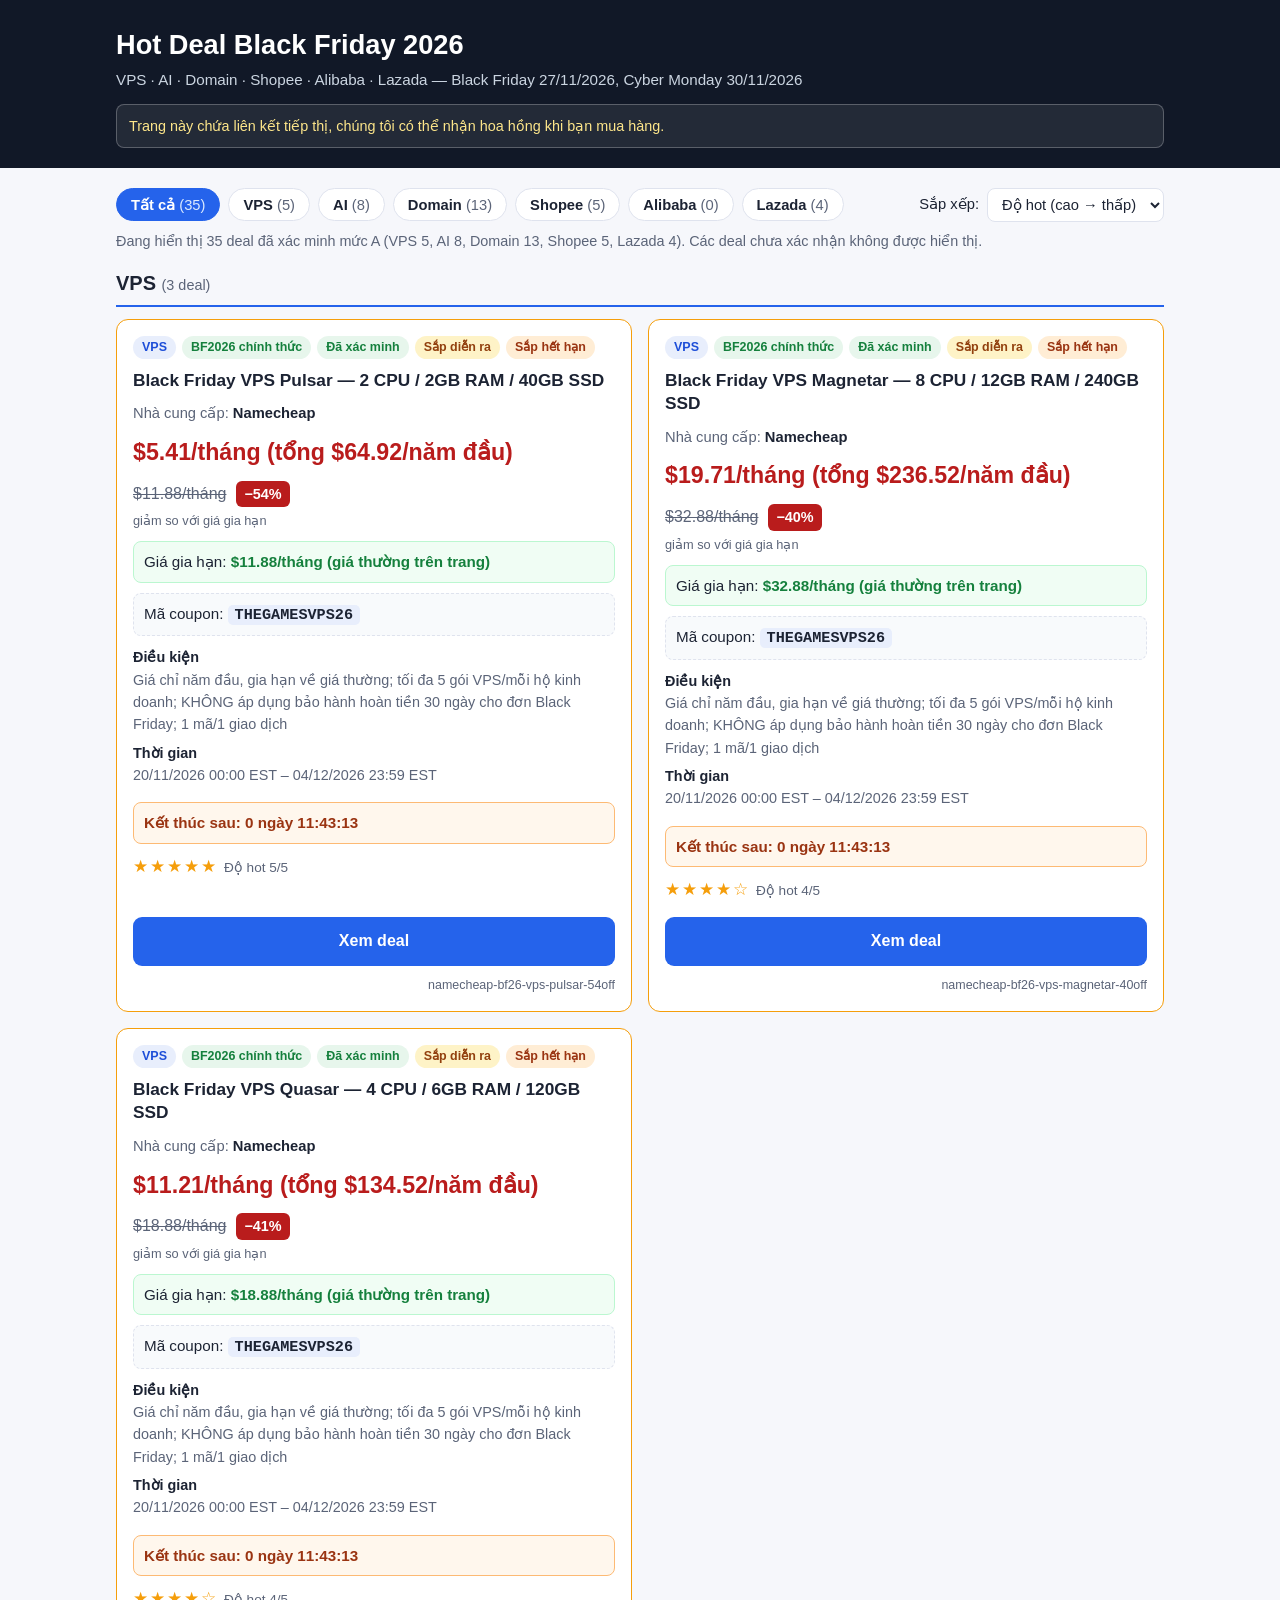
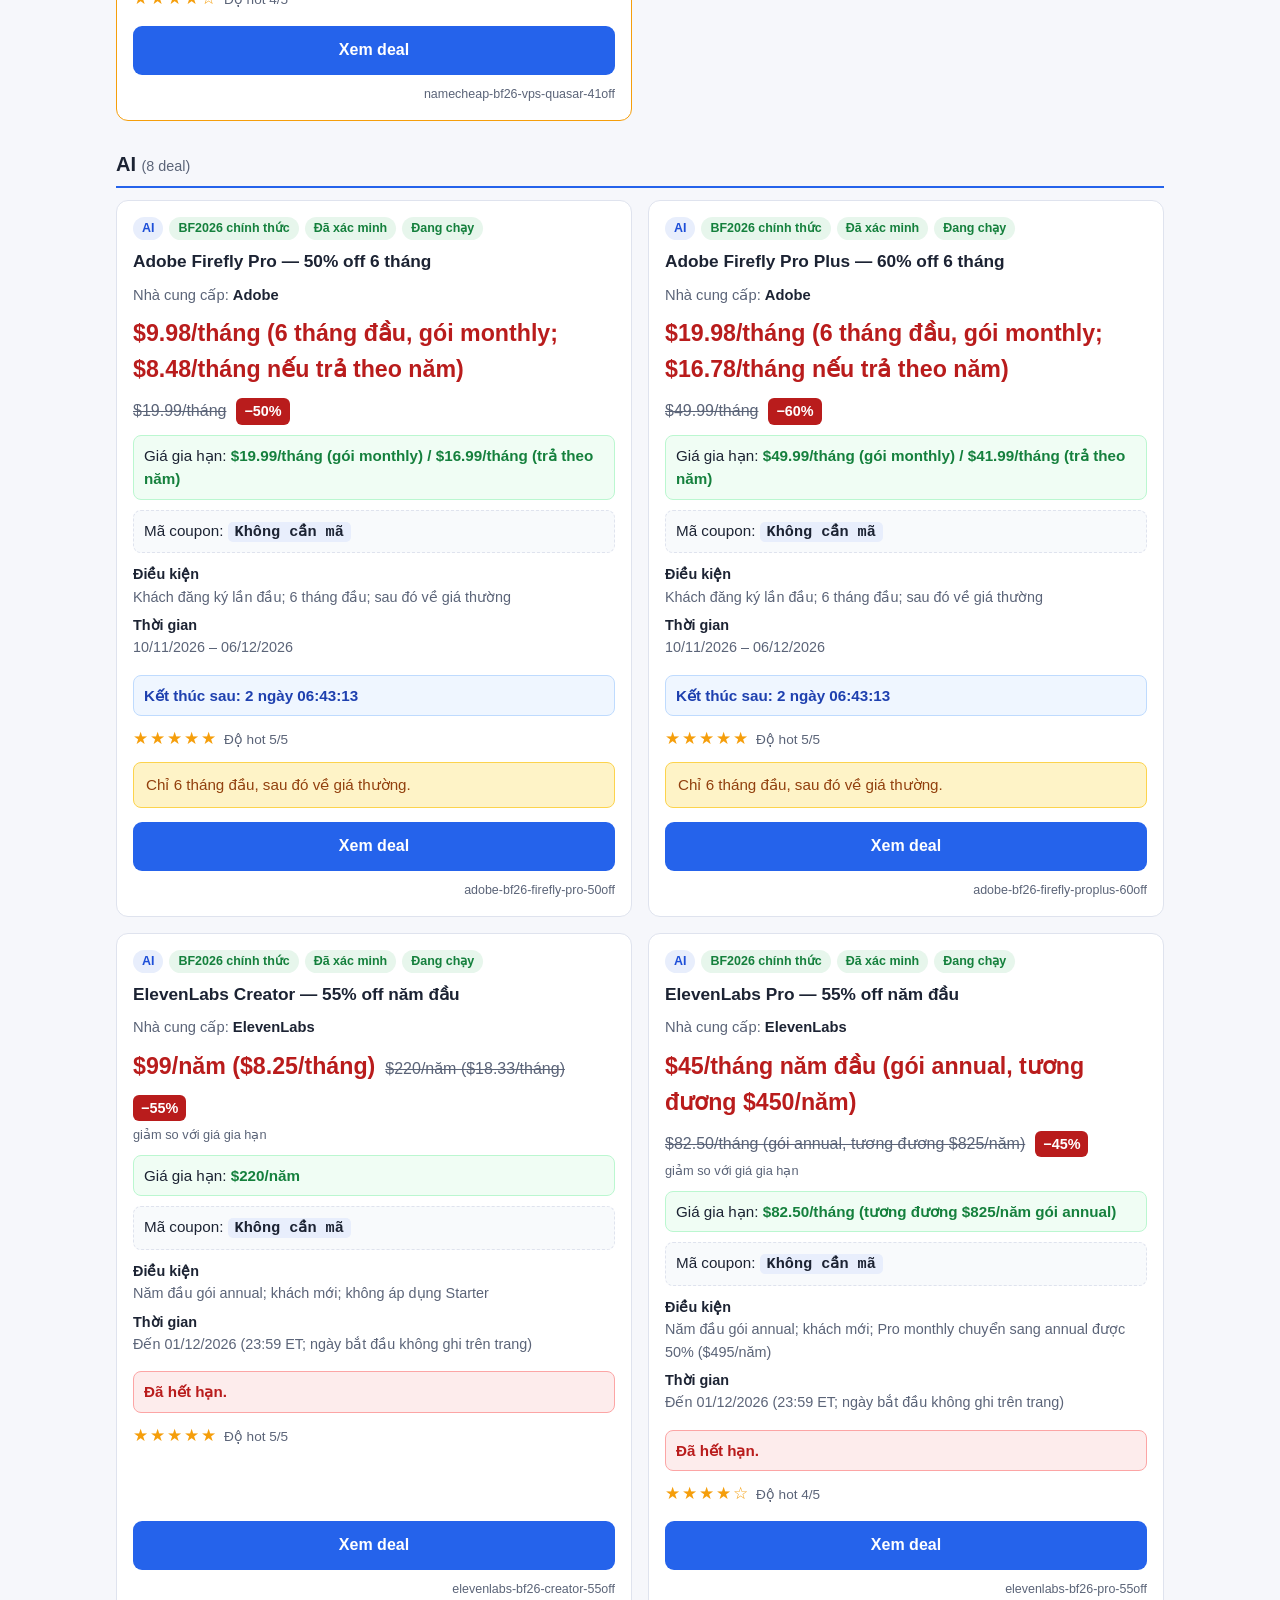
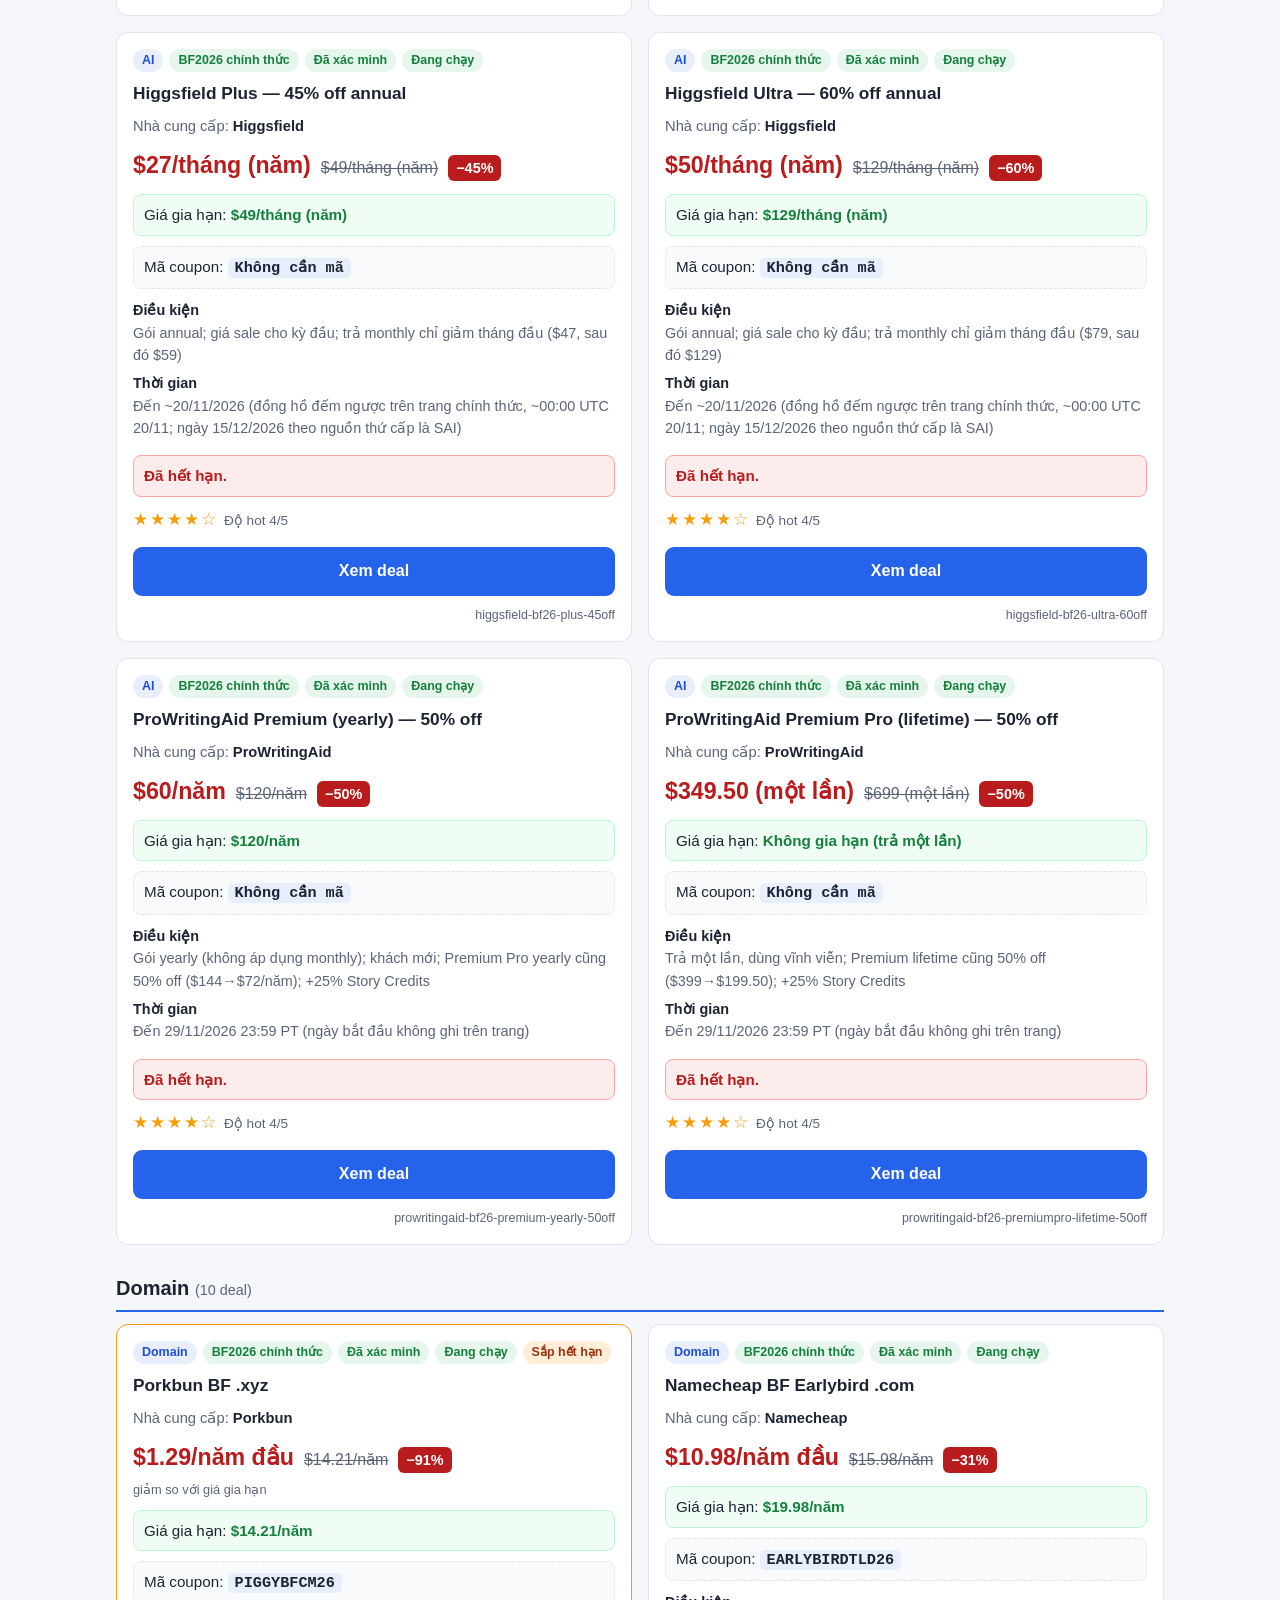
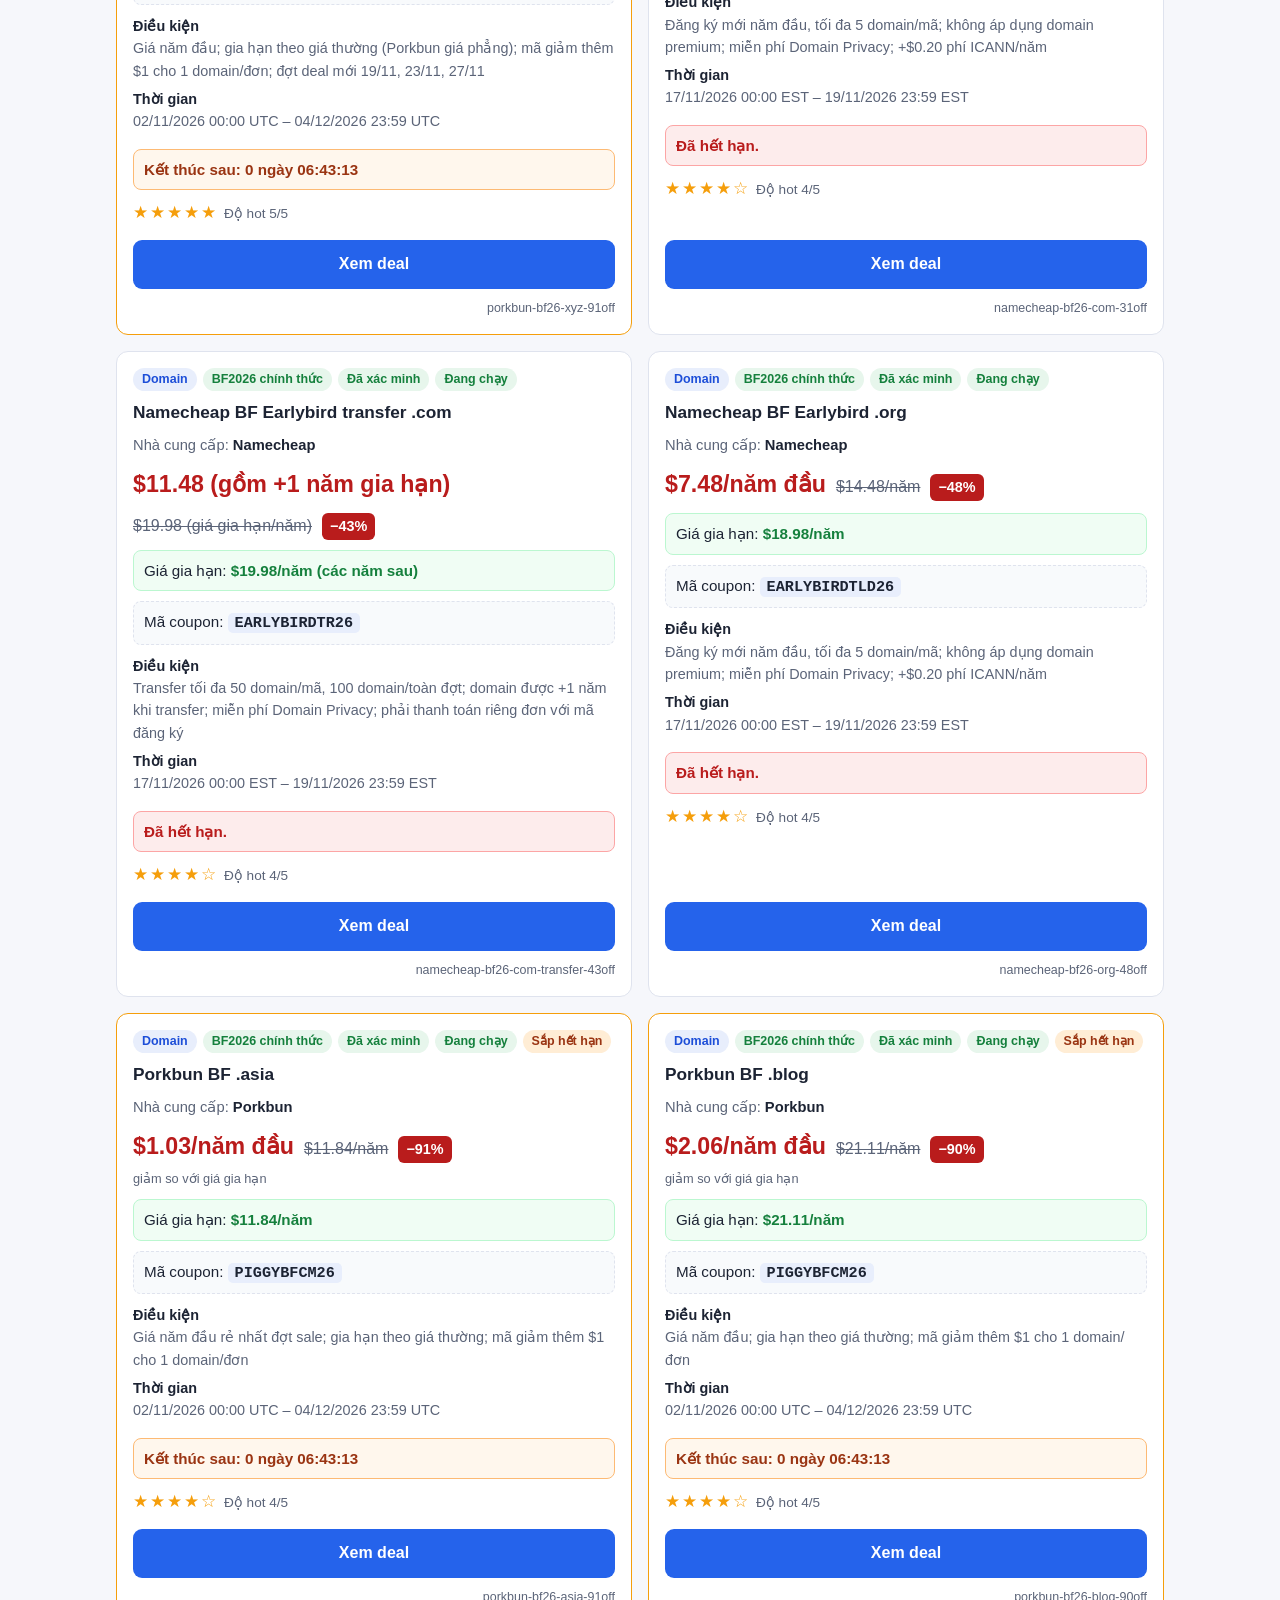
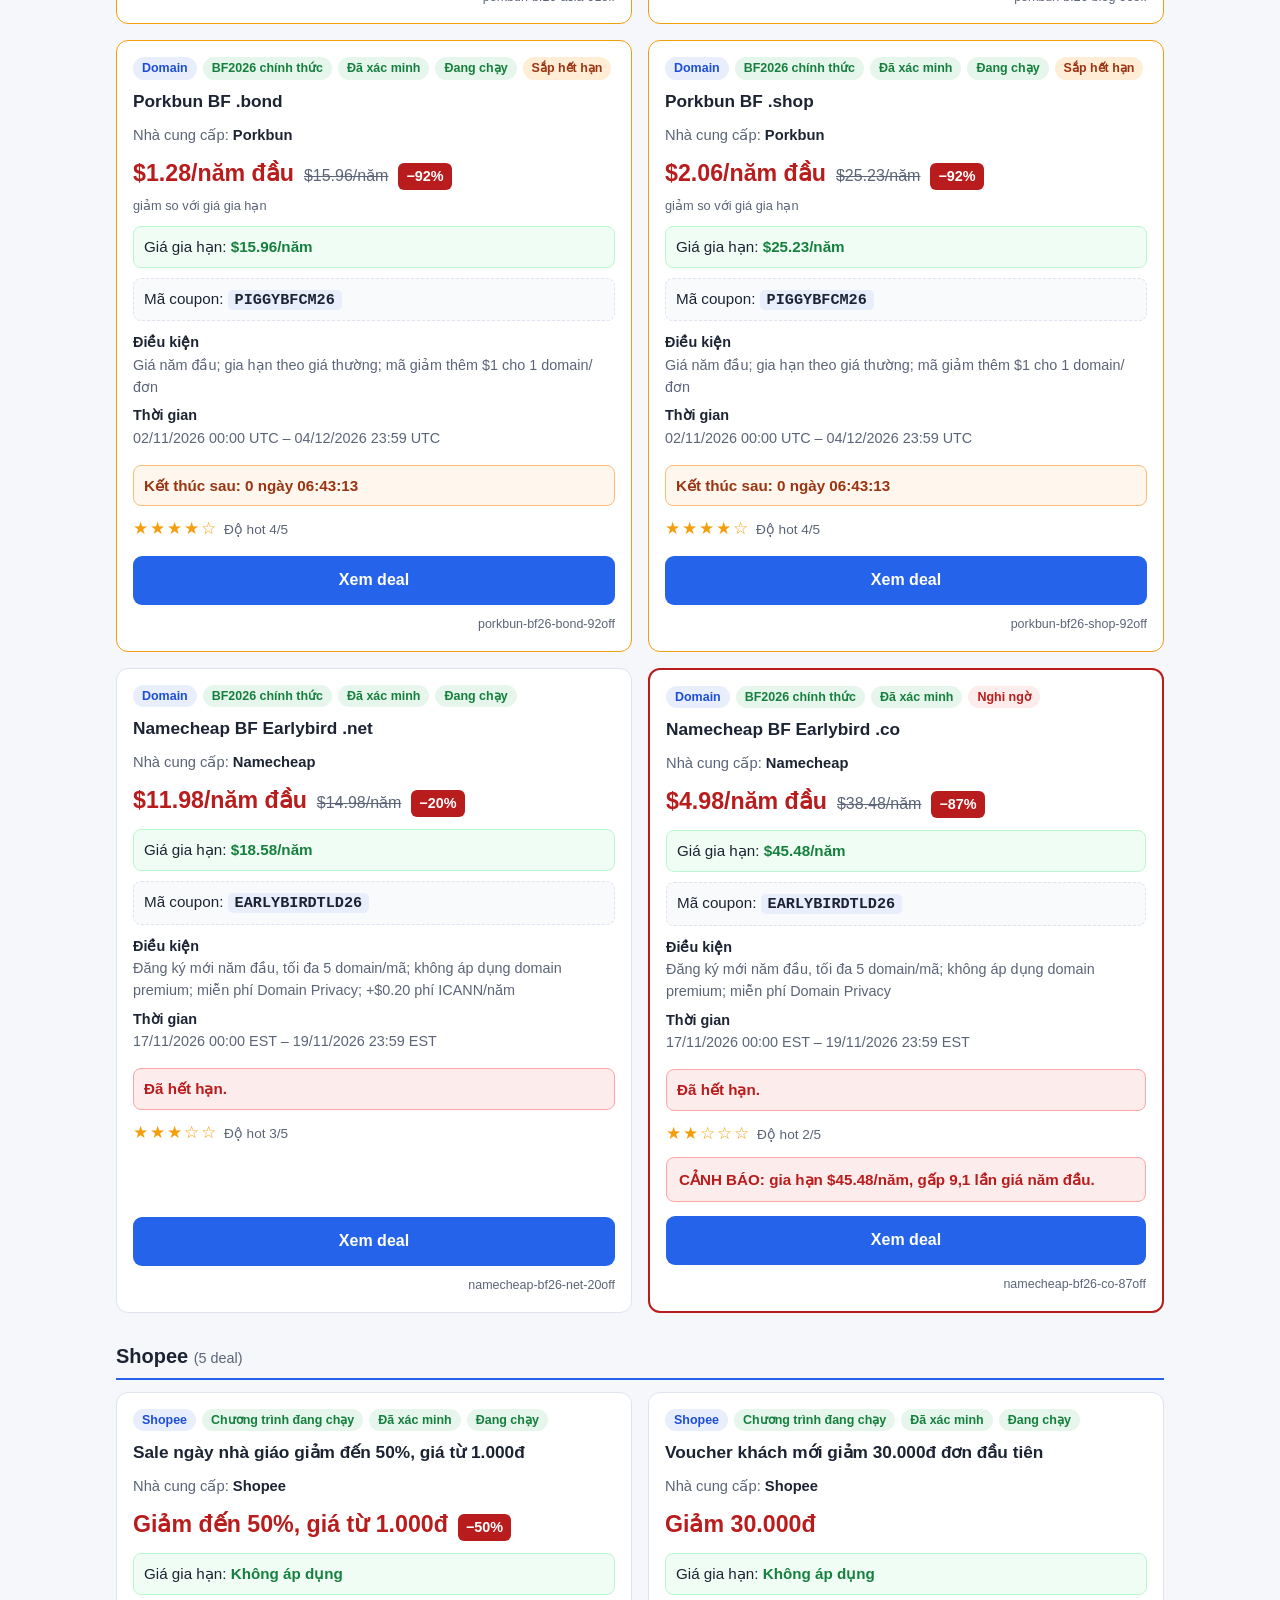
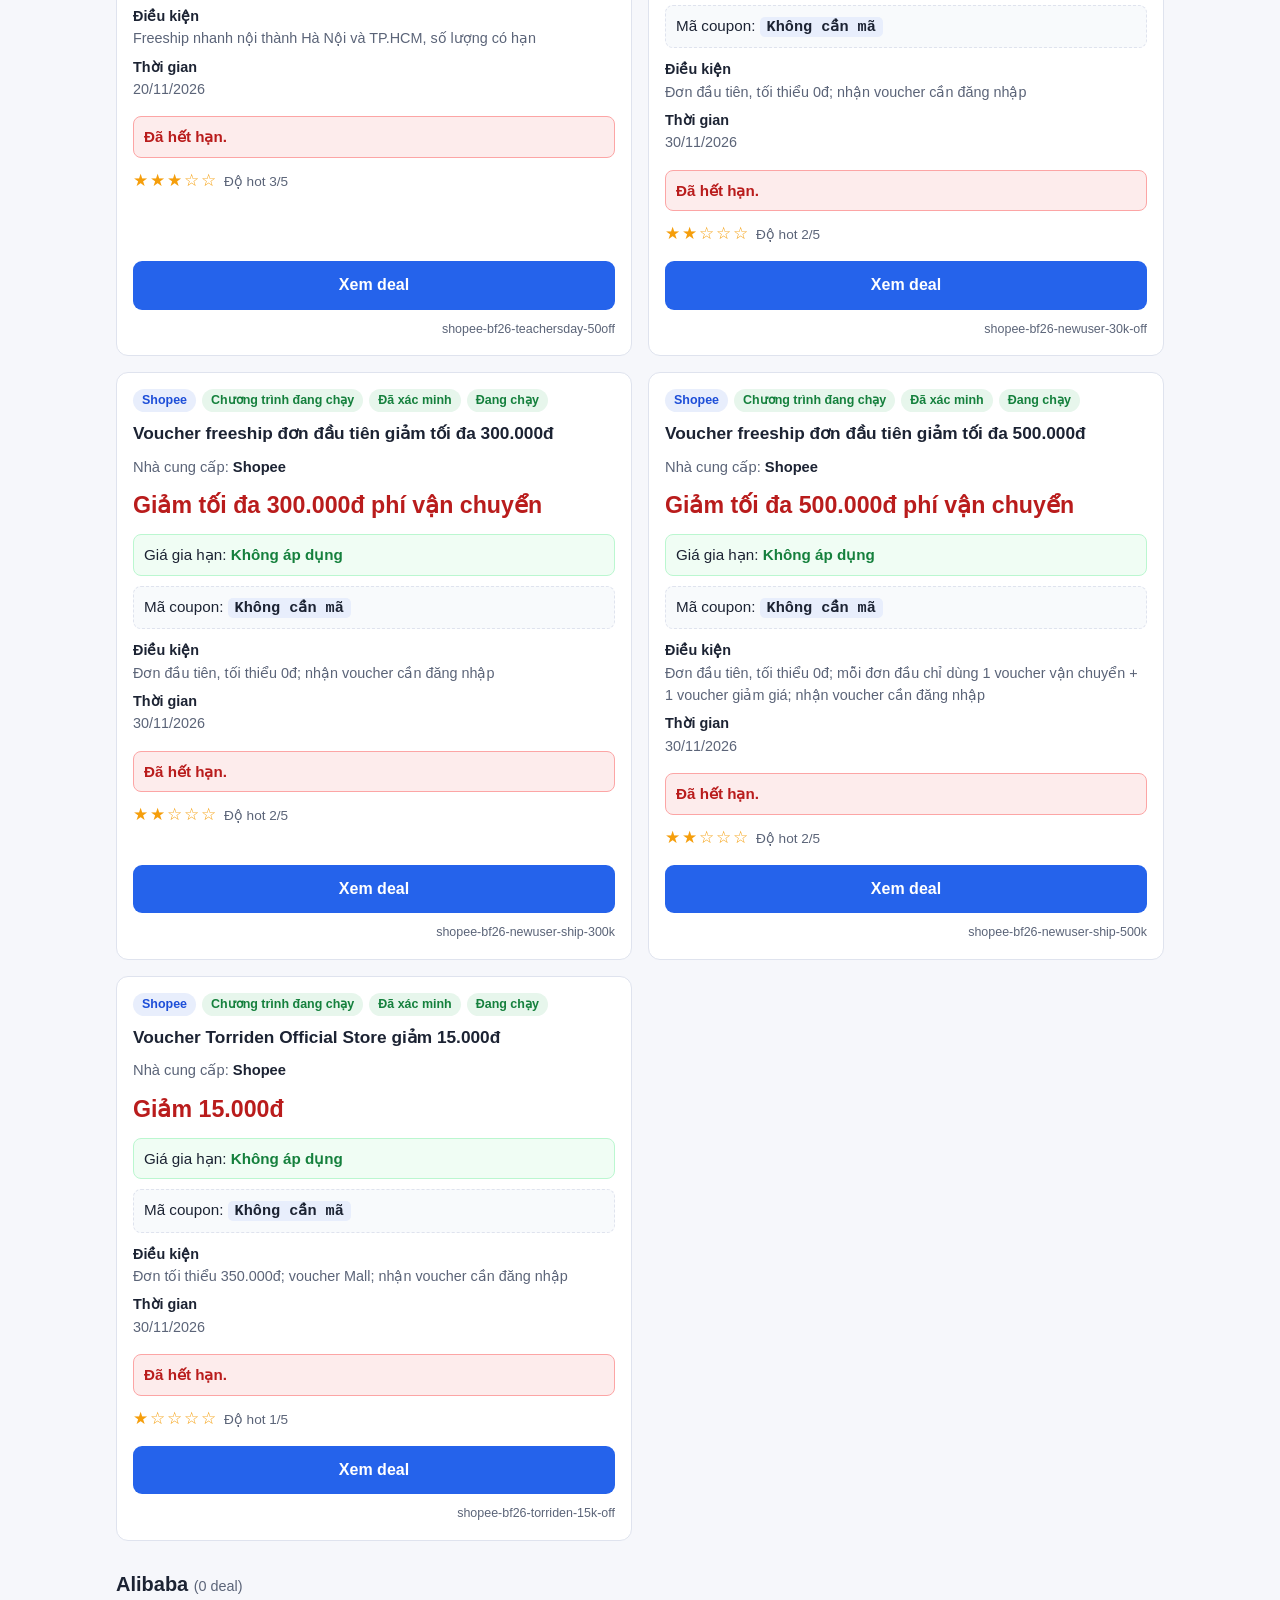
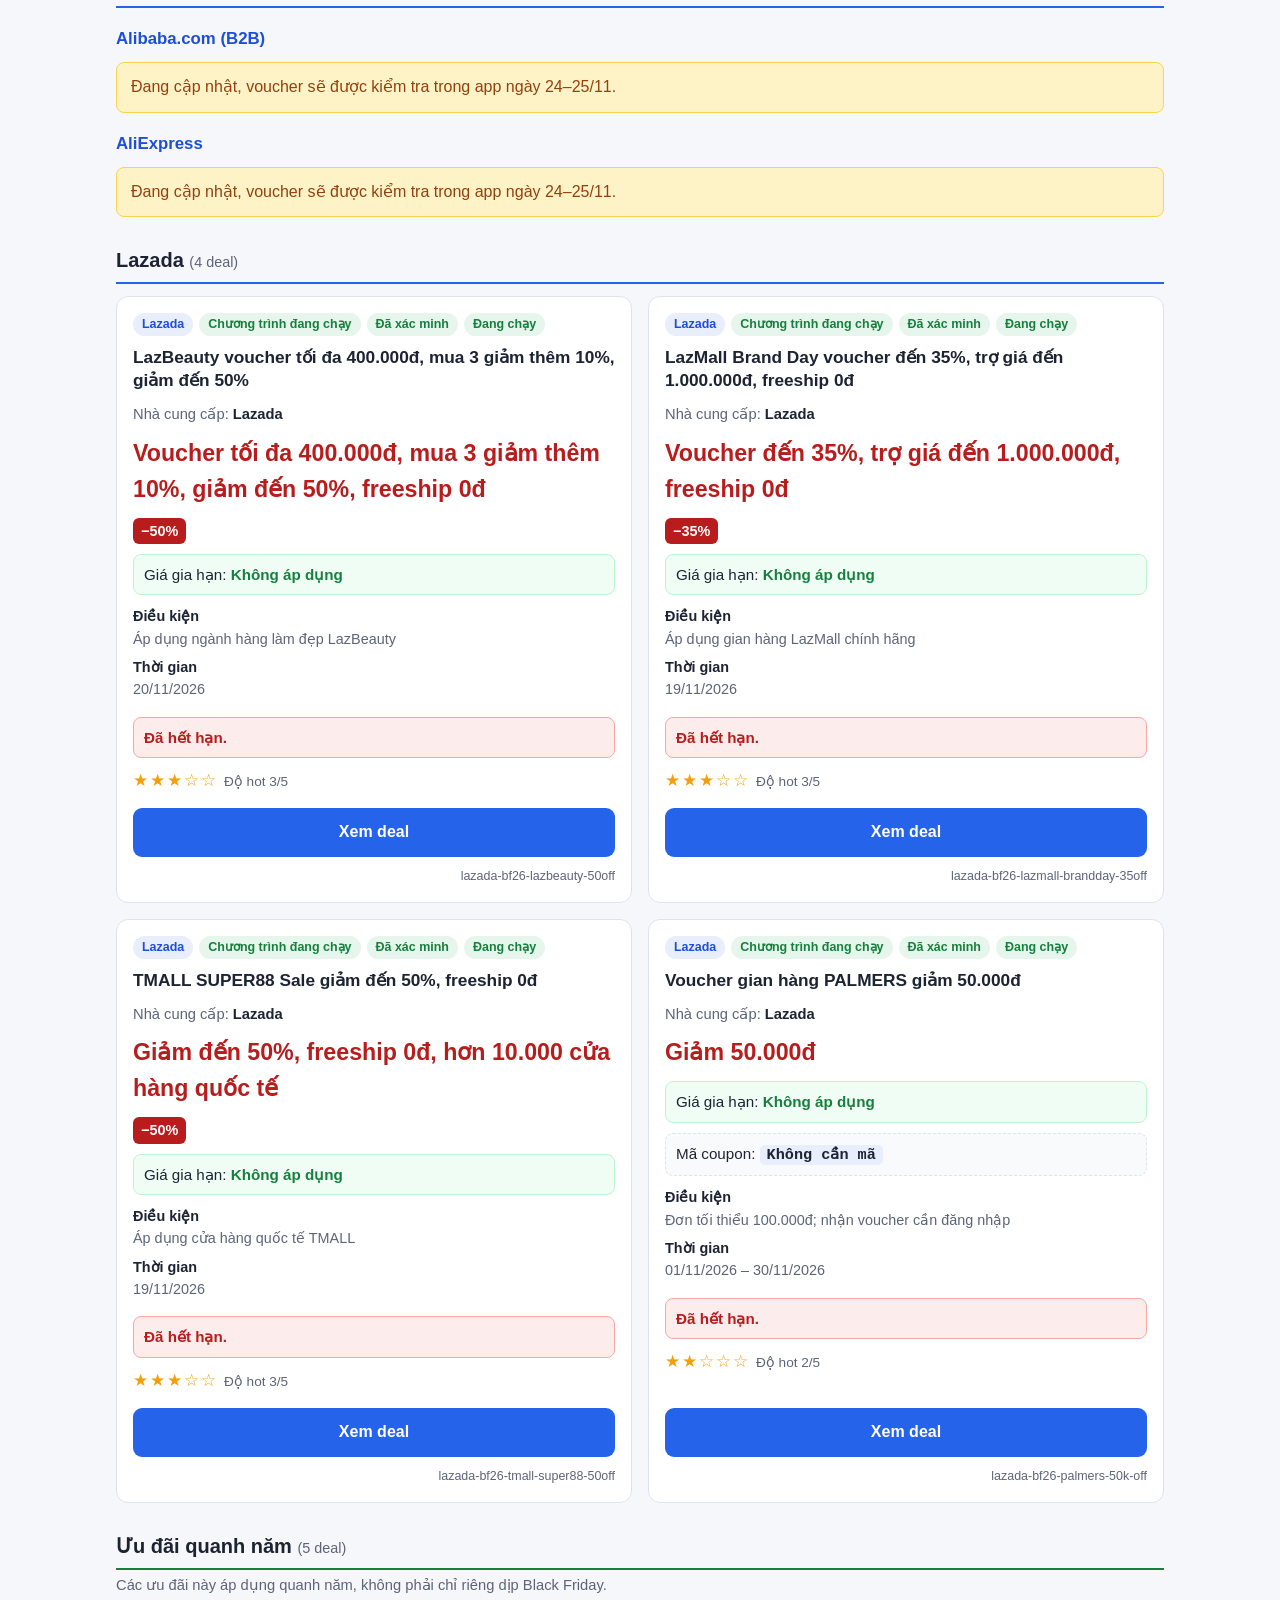
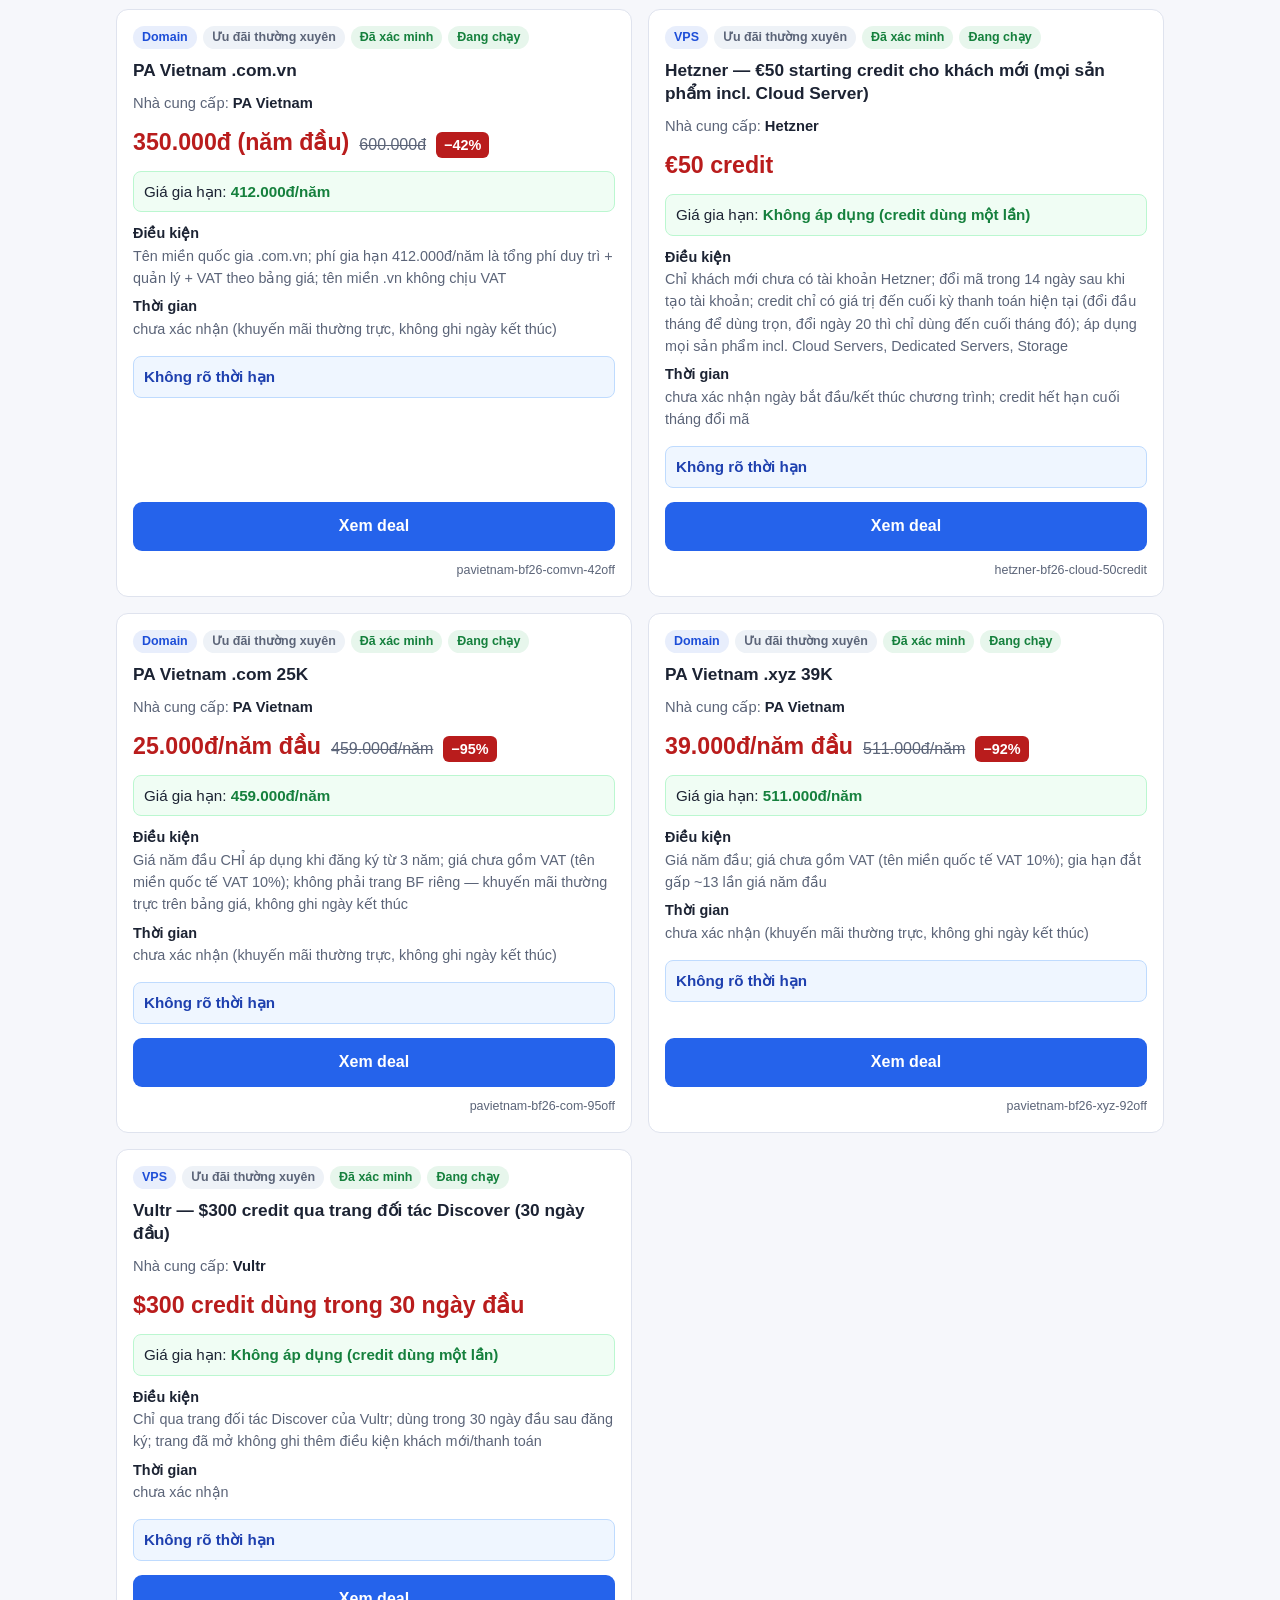
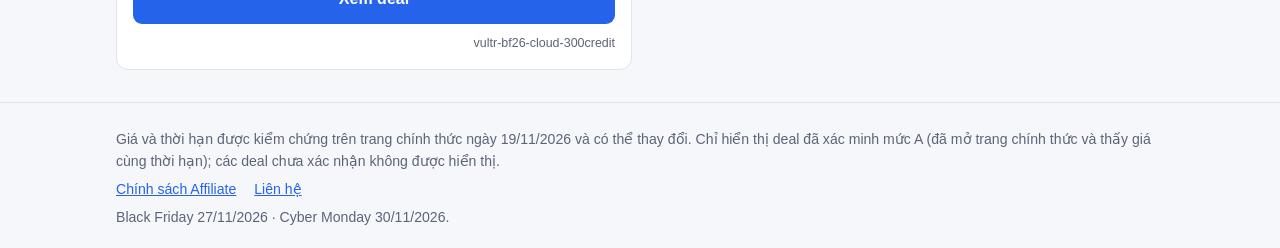
<file: site/index.html>
<!DOCTYPE html>
<html lang="vi">
<head>
<meta charset="utf-8">
<meta name="viewport" content="width=device-width, initial-scale=1">
<title>Hot Deal Black Friday 2026 — VPS, AI, Domain</title>
<meta name="description" content="Tổng hợp deal Black Friday 2026 đã xác minh: VPS, AI, Domain. Chỉ hiển thị deal mức xác minh A.">
<link rel="stylesheet" href="style.css">
</head>
<body>
<header class="site-header">
  <div class="wrap">
    <h1>Hot Deal Black Friday 2026</h1>
    <p class="subtitle">VPS &middot; AI &middot; Domain &middot; Shopee &middot; Alibaba &middot; Lazada &mdash; Black Friday 27/11/2026, Cyber Monday 30/11/2026</p>
    <p class="disclosure">Trang này chứa liên kết tiếp thị, chúng tôi có thể nhận hoa hồng khi bạn mua hàng.</p>
  </div>
</header>

<main class="wrap">
  <section class="controls" aria-label="Lọc và sắp xếp">
    <div class="filters" id="filters" role="group" aria-label="Lọc theo hạng mục">
      <button type="button" class="filter-btn active" data-cat="all">Tất cả <span class="count" data-count="all"></span></button>
      <button type="button" class="filter-btn" data-cat="VPS">VPS <span class="count" data-count="VPS"></span></button>
      <button type="button" class="filter-btn" data-cat="AI">AI <span class="count" data-count="AI"></span></button>
      <button type="button" class="filter-btn" data-cat="Domain">Domain <span class="count" data-count="Domain"></span></button>
      <button type="button" class="filter-btn" data-cat="Shopee">Shopee <span class="count" data-count="Shopee"></span></button>
      <button type="button" class="filter-btn" data-cat="Alibaba">Alibaba <span class="count" data-count="Alibaba"></span></button>
      <button type="button" class="filter-btn" data-cat="Lazada">Lazada <span class="count" data-count="Lazada"></span></button>
    </div>
    <div class="sort">
      <label for="sort-select">Sắp xếp:</label>
      <select id="sort-select">
        <option value="hot">Độ hot (cao &rarr; thấp)</option>
        <option value="expiry">Hết hạn sớm nhất</option>
      </select>
    </div>
  </section>

  <p class="verified-note" id="verified-note"></p>

  <div id="loading" class="loading">Đang tải deal&hellip;</div>
  <div id="error" class="error" hidden></div>
  <div id="deals"></div>
</main>

<footer class="site-footer">
  <div class="wrap">
    <p>Giá và thời hạn được kiểm chứng trên trang chính thức ngày 19/11/2026 và có thể thay đổi. Chỉ hiển thị deal đã xác minh mức A (đã mở trang chính thức và thấy giá cùng thời hạn); các deal chưa xác nhận không được hiển thị.</p>
    <p class="footer-links"><a href="/chinh-sach-affiliate.html">Chính sách Affiliate</a><a href="/lien-he.html">Liên hệ</a></p>
    <p>Black Friday 27/11/2026 &middot; Cyber Monday 30/11/2026.</p>
  </div>
</footer>

<script src="app.js"></script>
</body>
</html>
</file>
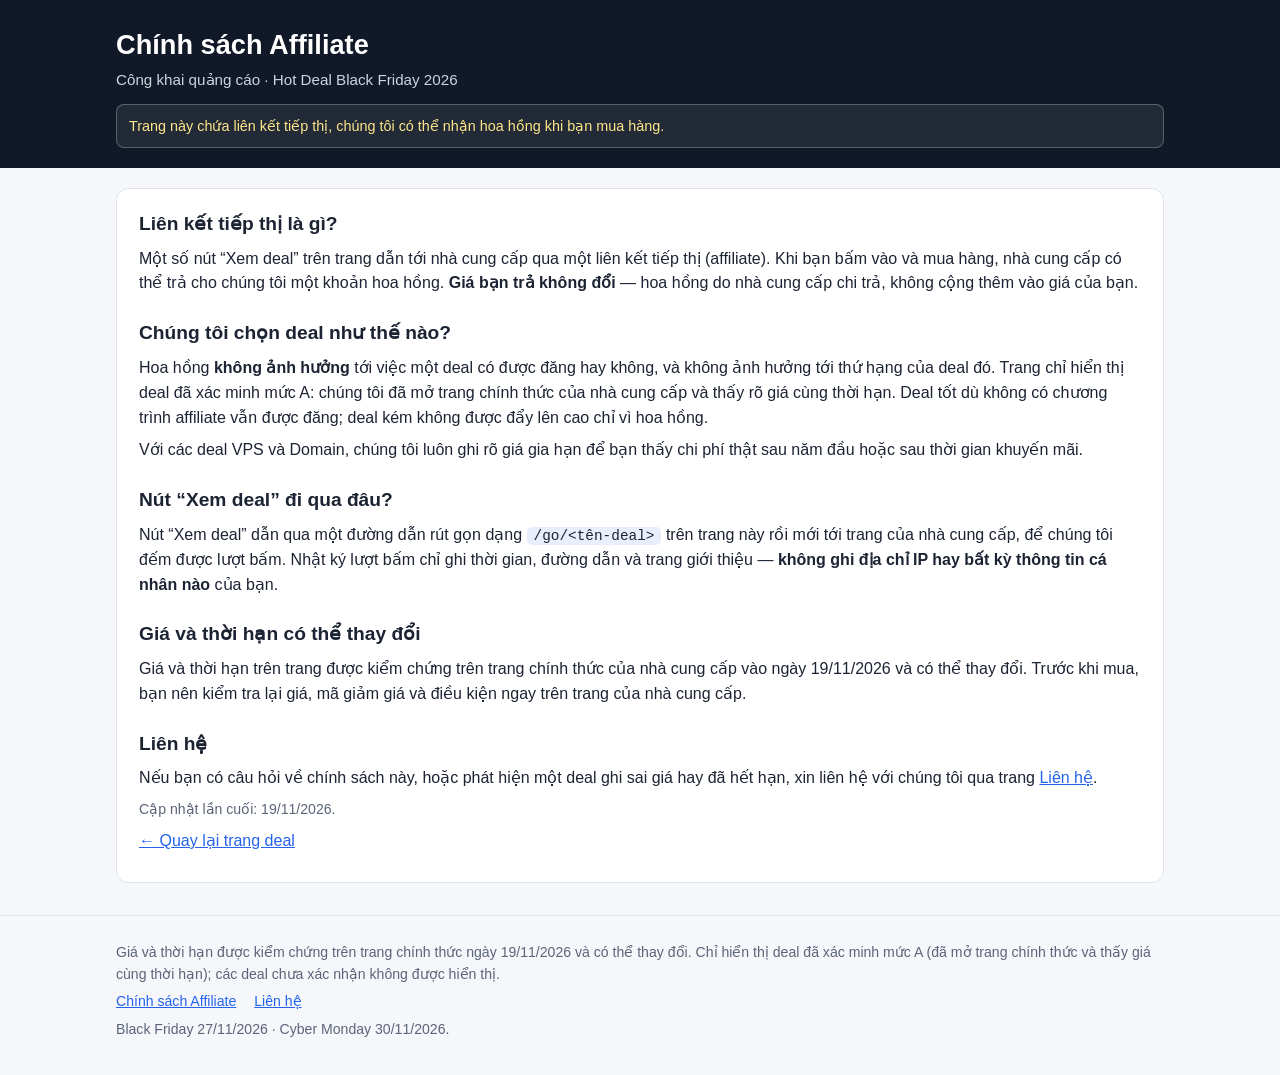
<file: site/chinh-sach-affiliate.html>
<!DOCTYPE html>
<html lang="vi">
<head>
<meta charset="utf-8">
<meta name="viewport" content="width=device-width, initial-scale=1">
<title>Chính sách Affiliate — Hot Deal Black Friday 2026</title>
<meta name="description" content="Công khai quảng cáo: trang chứa liên kết tiếp thị, chúng tôi có thể nhận hoa hồng khi bạn mua hàng. Cách chúng tôi chọn và xác minh deal.">
<link rel="stylesheet" href="style.css">
</head>
<body>
<header class="site-header">
  <div class="wrap">
    <h1>Chính sách Affiliate</h1>
    <p class="subtitle">Công khai quảng cáo &middot; Hot Deal Black Friday 2026</p>
    <p class="disclosure">Trang này chứa liên kết tiếp thị, chúng tôi có thể nhận hoa hồng khi bạn mua hàng.</p>
  </div>
</header>

<main class="wrap">
  <article class="page">
    <h2>Liên kết tiếp thị là gì?</h2>
    <p>Một số nút &ldquo;Xem deal&rdquo; trên trang dẫn tới nhà cung cấp qua một liên kết tiếp thị (affiliate). Khi bạn bấm vào và mua hàng, nhà cung cấp có thể trả cho chúng tôi một khoản hoa hồng. <strong>Giá bạn trả không đổi</strong> — hoa hồng do nhà cung cấp chi trả, không cộng thêm vào giá của bạn.</p>

    <h2>Chúng tôi chọn deal như thế nào?</h2>
    <p>Hoa hồng <strong>không ảnh hưởng</strong> tới việc một deal có được đăng hay không, và không ảnh hưởng tới thứ hạng của deal đó. Trang chỉ hiển thị deal đã xác minh mức A: chúng tôi đã mở trang chính thức của nhà cung cấp và thấy rõ giá cùng thời hạn. Deal tốt dù không có chương trình affiliate vẫn được đăng; deal kém không được đẩy lên cao chỉ vì hoa hồng.</p>
    <p>Với các deal VPS và Domain, chúng tôi luôn ghi rõ giá gia hạn để bạn thấy chi phí thật sau năm đầu hoặc sau thời gian khuyến mãi.</p>

    <h2>Nút &ldquo;Xem deal&rdquo; đi qua đâu?</h2>
    <p>Nút &ldquo;Xem deal&rdquo; dẫn qua một đường dẫn rút gọn dạng <code>/go/&lt;tên-deal&gt;</code> trên trang này rồi mới tới trang của nhà cung cấp, để chúng tôi đếm được lượt bấm. Nhật ký lượt bấm chỉ ghi thời gian, đường dẫn và trang giới thiệu — <strong>không ghi địa chỉ IP hay bất kỳ thông tin cá nhân nào</strong> của bạn.</p>

    <h2>Giá và thời hạn có thể thay đổi</h2>
    <p>Giá và thời hạn trên trang được kiểm chứng trên trang chính thức của nhà cung cấp vào ngày 19/11/2026 và có thể thay đổi. Trước khi mua, bạn nên kiểm tra lại giá, mã giảm giá và điều kiện ngay trên trang của nhà cung cấp.</p>

    <h2>Liên hệ</h2>
    <p>Nếu bạn có câu hỏi về chính sách này, hoặc phát hiện một deal ghi sai giá hay đã hết hạn, xin liên hệ với chúng tôi qua trang <a href="/lien-he.html">Liên hệ</a>.</p>

    <p class="page-updated">Cập nhật lần cuối: 19/11/2026.</p>
    <p><a href="/">&larr; Quay lại trang deal</a></p>
  </article>
</main>

<footer class="site-footer">
  <div class="wrap">
    <p>Giá và thời hạn được kiểm chứng trên trang chính thức ngày 19/11/2026 và có thể thay đổi. Chỉ hiển thị deal đã xác minh mức A (đã mở trang chính thức và thấy giá cùng thời hạn); các deal chưa xác nhận không được hiển thị.</p>
    <p class="footer-links"><a href="/chinh-sach-affiliate.html">Chính sách Affiliate</a><a href="/lien-he.html">Liên hệ</a></p>
    <p>Black Friday 27/11/2026 &middot; Cyber Monday 30/11/2026.</p>
  </div>
</footer>
</body>
</html>
</file>
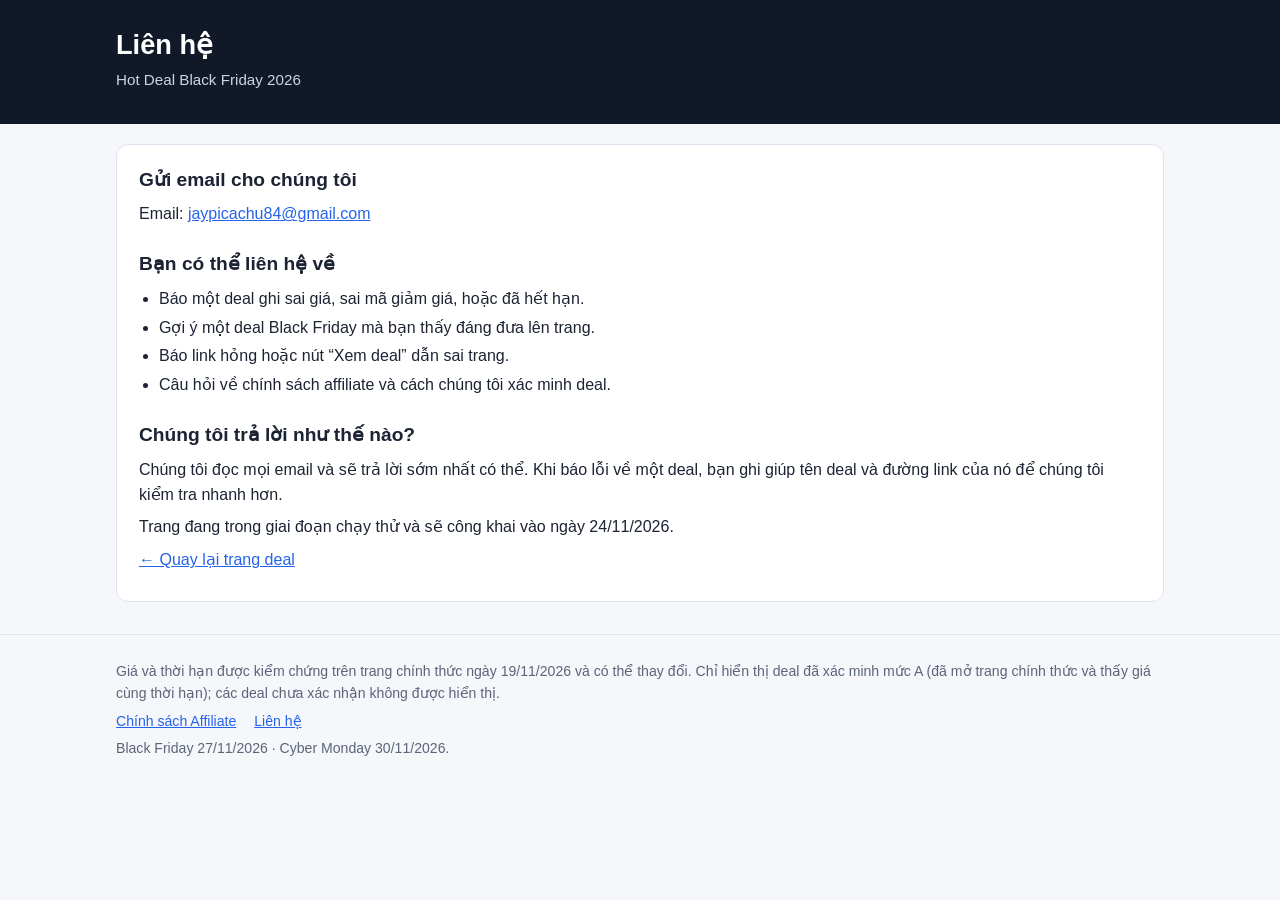
<file: site/lien-he.html>
<!DOCTYPE html>
<html lang="vi">
<head>
<meta charset="utf-8">
<meta name="viewport" content="width=device-width, initial-scale=1">
<title>Liên hệ — Hot Deal Black Friday 2026</title>
<meta name="description" content="Liên hệ với đội ngũ Hot Deal Black Friday 2026: báo giá sai, deal hết hạn, gợi ý deal mới, link hỏng.">
<link rel="stylesheet" href="style.css">
</head>
<body>
<header class="site-header">
  <div class="wrap">
    <h1>Liên hệ</h1>
    <p class="subtitle">Hot Deal Black Friday 2026</p>
  </div>
</header>

<main class="wrap">
  <article class="page">
    <h2>Gửi email cho chúng tôi</h2>
    <p>Email: <a href="mailto:jaypicachu84@gmail.com">jaypicachu84@gmail.com</a></p>

    <h2>Bạn có thể liên hệ về</h2>
    <ul>
      <li>Báo một deal ghi sai giá, sai mã giảm giá, hoặc đã hết hạn.</li>
      <li>Gợi ý một deal Black Friday mà bạn thấy đáng đưa lên trang.</li>
      <li>Báo link hỏng hoặc nút &ldquo;Xem deal&rdquo; dẫn sai trang.</li>
      <li>Câu hỏi về chính sách affiliate và cách chúng tôi xác minh deal.</li>
    </ul>

    <h2>Chúng tôi trả lời như thế nào?</h2>
    <p>Chúng tôi đọc mọi email và sẽ trả lời sớm nhất có thể. Khi báo lỗi về một deal, bạn ghi giúp tên deal và đường link của nó để chúng tôi kiểm tra nhanh hơn.</p>

    <p>Trang đang trong giai đoạn chạy thử và sẽ công khai vào ngày 24/11/2026.</p>

    <p><a href="/">&larr; Quay lại trang deal</a></p>
  </article>
</main>

<footer class="site-footer">
  <div class="wrap">
    <p>Giá và thời hạn được kiểm chứng trên trang chính thức ngày 19/11/2026 và có thể thay đổi. Chỉ hiển thị deal đã xác minh mức A (đã mở trang chính thức và thấy giá cùng thời hạn); các deal chưa xác nhận không được hiển thị.</p>
    <p class="footer-links"><a href="/chinh-sach-affiliate.html">Chính sách Affiliate</a><a href="/lien-he.html">Liên hệ</a></p>
    <p>Black Friday 27/11/2026 &middot; Cyber Monday 30/11/2026.</p>
  </div>
</footer>
</body>
</html>
</file>
<file: site/style.css>
/* Hot Deal Black Friday 2026 — style.css (no external dependencies) */
* { box-sizing: border-box; }
:root {
  --bg: #f6f7fb;
  --card: #ffffff;
  --text: #1c2333;
  --muted: #5b6478;
  --border: #dfe3ee;
  --accent: #2563eb;
  --accent-dark: #1d4ed8;
  --green: #15803d;
  --green-bg: #e7f6ec;
  --amber: #92400e;
  --amber-bg: #fef3c7;
  --red: #b91c1c;
  --red-bg: #fdecec;
  --blue-bg: #e8eefc;
  --star: #f59e0b;
}
html { -webkit-text-size-adjust: 100%; }
body {
  margin: 0;
  font-family: -apple-system, BlinkMacSystemFont, "Segoe UI", Roboto, "Helvetica Neue", Arial, sans-serif;
  background: var(--bg);
  color: var(--text);
  line-height: 1.55;
}
.wrap { max-width: 1080px; margin: 0 auto; padding: 0 16px; }

/* Header */
.site-header { background: #111827; color: #fff; padding: 28px 0 20px; }
.site-header h1 { margin: 0 0 6px; font-size: 1.7rem; line-height: 1.25; }
.site-header .subtitle { margin: 0 0 12px; color: #cbd5e1; font-size: 0.95rem; }
.disclosure {
  margin: 0; padding: 10px 12px;
  background: rgba(255,255,255,0.08);
  border: 1px solid rgba(255,255,255,0.25);
  border-radius: 8px; font-size: 0.9rem; color: #fde68a;
}

/* Controls */
.controls {
  display: flex; flex-wrap: wrap; gap: 12px;
  align-items: center; justify-content: space-between;
  margin: 20px 0 8px;
}
.filters { display: flex; flex-wrap: wrap; gap: 8px; }
.filter-btn {
  appearance: none; cursor: pointer;
  border: 1px solid var(--border); background: #fff; color: var(--text);
  border-radius: 999px; padding: 7px 14px; font-size: 0.92rem; font-weight: 600;
}
.filter-btn .count { color: var(--muted); font-weight: 400; }
.filter-btn:hover { border-color: var(--accent); }
.filter-btn.active { background: var(--accent); border-color: var(--accent); color: #fff; }
.filter-btn.active .count { color: #dbeafe; }
.sort { display: flex; align-items: center; gap: 8px; font-size: 0.92rem; }
.sort select {
  padding: 7px 10px; font-size: 0.92rem;
  border: 1px solid var(--border); border-radius: 8px; background: #fff; color: var(--text);
}
.verified-note { color: var(--muted); font-size: 0.9rem; margin: 4px 0 16px; }

/* Category sections */
.cat-section { margin: 8px 0 28px; }
.cat-section > h2 {
  margin: 0 0 4px; font-size: 1.25rem;
  border-bottom: 2px solid var(--accent); padding-bottom: 6px;
}
.cat-section > h2 .cat-count { color: var(--muted); font-size: 0.9rem; font-weight: 400; }
/* Year-round section: green heading rule to set it apart from Black Friday sections. */
.year-round-section > h2 { border-bottom-color: var(--green); }
.section-intro { color: var(--muted); font-size: 0.92rem; margin: 4px 0 0; }
.subgroup { margin-top: 18px; }
.subgroup > h3 { margin: 0 0 4px; font-size: 1.05rem; color: var(--accent-dark); }
.empty-note {
  background: var(--amber-bg); border: 1px solid #fcd34d; color: var(--amber);
  border-radius: 8px; padding: 12px 14px; margin: 10px 0;
}
.loading, .error { padding: 24px; text-align: center; color: var(--muted); }
.error { color: var(--red); background: var(--red-bg); border-radius: 8px; }

/* Deal grid + cards */
.deal-grid {
  display: grid; grid-template-columns: 1fr; gap: 16px; margin-top: 12px;
}
@media (min-width: 720px) { .deal-grid { grid-template-columns: 1fr 1fr; } }
.deal-card {
  background: var(--card); border: 1px solid var(--border); border-radius: 12px;
  padding: 16px; display: flex; flex-direction: column; gap: 10px;
}
.deal-card.suspect { border: 2px solid var(--red); }
.deal-card.ending-soon { border-color: #f59e0b; }
.deal-top { display: flex; flex-wrap: wrap; gap: 6px; align-items: center; }
.badge {
  display: inline-block; font-size: 0.78rem; font-weight: 700;
  border-radius: 999px; padding: 2px 9px; line-height: 1.5;
}
.badge-cat { background: var(--blue-bg); color: var(--accent-dark); }
.badge-type-bf { background: var(--green-bg); color: var(--green); }
.badge-type-regular { background: #eef2f7; color: var(--muted); }
.badge-type-teaser { background: var(--amber-bg); color: var(--amber); }
.badge-verified { background: var(--green-bg); color: var(--green); }
.badge-status-running { background: var(--green-bg); color: var(--green); }
.badge-status-upcoming { background: var(--amber-bg); color: var(--amber); }
.badge-status-suspect { background: var(--red-bg); color: var(--red); }
.badge-ending { background: #ffedd5; color: #9a3412; }
.deal-name { margin: 0; font-size: 1.08rem; line-height: 1.35; }
.deal-provider { margin: 0; color: var(--muted); font-size: 0.92rem; }
.deal-provider strong { color: var(--text); }

.price-row { display: flex; flex-wrap: wrap; align-items: baseline; gap: 10px; }
.price-deal { font-size: 1.45rem; font-weight: 800; color: var(--red); }
.price-orig { color: var(--muted); text-decoration: line-through; }
.price-off {
  font-weight: 800; color: #fff; background: var(--red);
  border-radius: 6px; padding: 2px 8px; font-size: 0.9rem;
}
.off-note { font-size: 0.8rem; color: var(--muted); width: 100%; margin-top: -6px; }
.renewal {
  background: #f0fdf4; border: 1px solid #bbf7d0; border-radius: 8px;
  padding: 8px 10px; font-size: 0.95rem;
}
.renewal strong { color: var(--green); }
.coupon {
  font-size: 0.95rem; background: #f8fafc; border: 1px dashed var(--border);
  border-radius: 8px; padding: 8px 10px;
}
.coupon code {
  font-family: ui-monospace, SFMono-Regular, Menlo, Consolas, monospace;
  font-weight: 700; background: #e8eefc; padding: 1px 7px; border-radius: 5px;
}
.deal-meta { margin: 0; font-size: 0.9rem; color: var(--muted); }
.deal-meta dt { font-weight: 700; color: var(--text); }
.deal-meta dd { margin: 0 0 6px; }
.countdown {
  font-variant-numeric: tabular-nums; font-weight: 700;
  background: #eff6ff; border: 1px solid #bfdbfe; color: #1e40af;
  border-radius: 8px; padding: 8px 10px; font-size: 0.95rem;
}
.countdown.urgent { background: #fff7ed; border-color: #fdba74; color: #9a3412; }
.countdown.expired { background: var(--red-bg); border-color: #fca5a5; color: var(--red); }
.stars { color: var(--star); letter-spacing: 2px; font-size: 1.05rem; }
.stars .hot-label { color: var(--muted); font-size: 0.85rem; letter-spacing: 0; margin-left: 6px; }
.warning {
  background: var(--red-bg); border: 1px solid #fca5a5; color: var(--red);
  border-radius: 8px; padding: 10px 12px; font-weight: 700; font-size: 0.95rem;
}
.notice {
  background: var(--amber-bg); border: 1px solid #fcd34d; color: var(--amber);
  border-radius: 8px; padding: 10px 12px; font-size: 0.95rem;
}
.deal-actions { margin-top: auto; padding-top: 4px; }
.btn-deal {
  display: block; text-align: center; text-decoration: none;
  background: var(--accent); color: #fff; font-weight: 700;
  border-radius: 9px; padding: 12px 16px; font-size: 1rem;
}
.btn-deal:hover, .btn-deal:focus { background: var(--accent-dark); }
.deal-id { font-size: 0.78rem; color: var(--muted); text-align: right; }

/* Footer */
.site-footer {
  border-top: 1px solid var(--border); margin-top: 32px; padding: 20px 0 28px;
  color: var(--muted); font-size: 0.88rem;
}
.site-footer p { margin: 6px 0; }
.footer-links a { color: var(--accent); margin-right: 18px; }

/* Static info pages (affiliate policy, contact) */
.page {
  background: var(--card); border: 1px solid var(--border); border-radius: 12px;
  padding: 20px 22px; margin: 20px 0;
}
.page h2 { font-size: 1.2rem; margin: 22px 0 6px; }
.page h2:first-child { margin-top: 0; }
.page p { margin: 8px 0; }
.page ul { margin: 8px 0 8px 20px; padding: 0; }
.page li { margin: 4px 0; }
.page a { color: var(--accent); }
.page code {
  font-family: ui-monospace, SFMono-Regular, Menlo, Consolas, monospace;
  background: #e8eefc; padding: 1px 7px; border-radius: 5px; font-size: 0.9rem;
}
.page-updated { color: var(--muted); font-size: 0.88rem; }

@media (max-width: 480px) {
  .site-header h1 { font-size: 1.4rem; }
  .price-deal { font-size: 1.3rem; }
}
</file>
